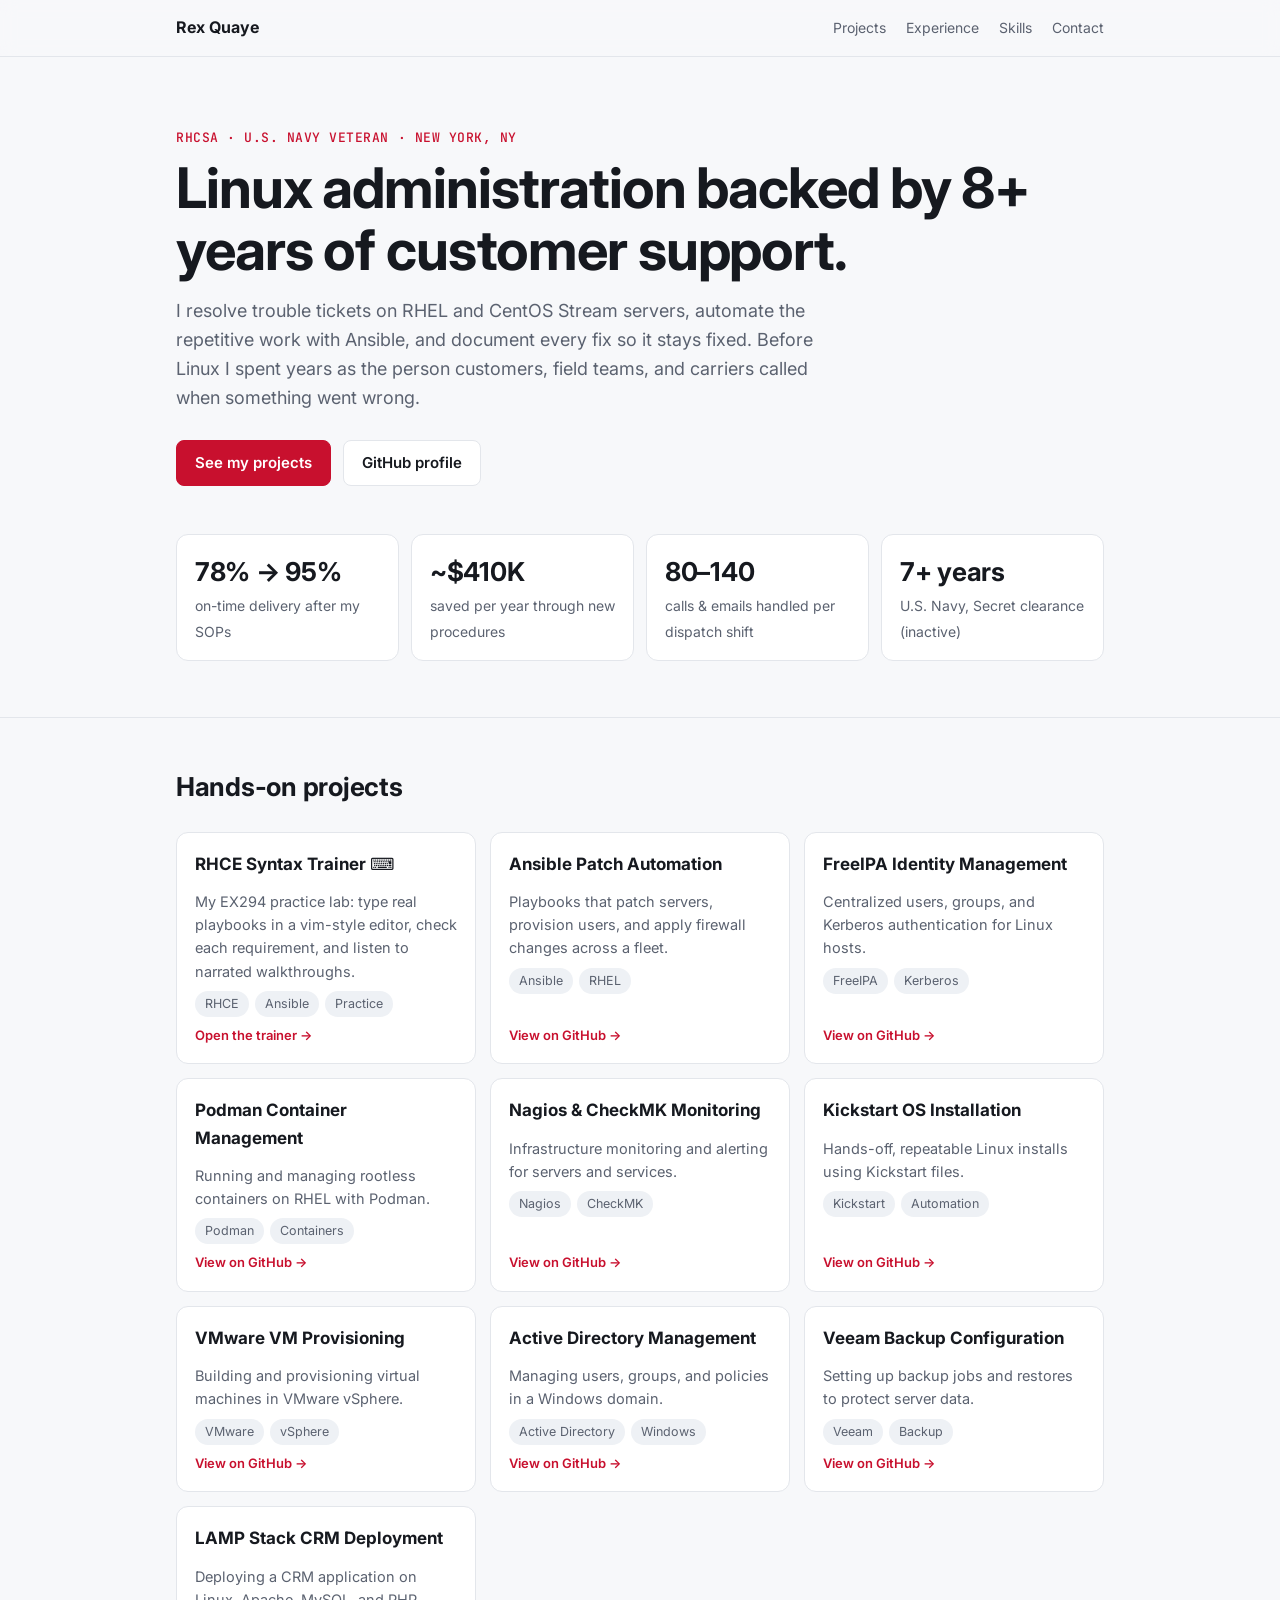
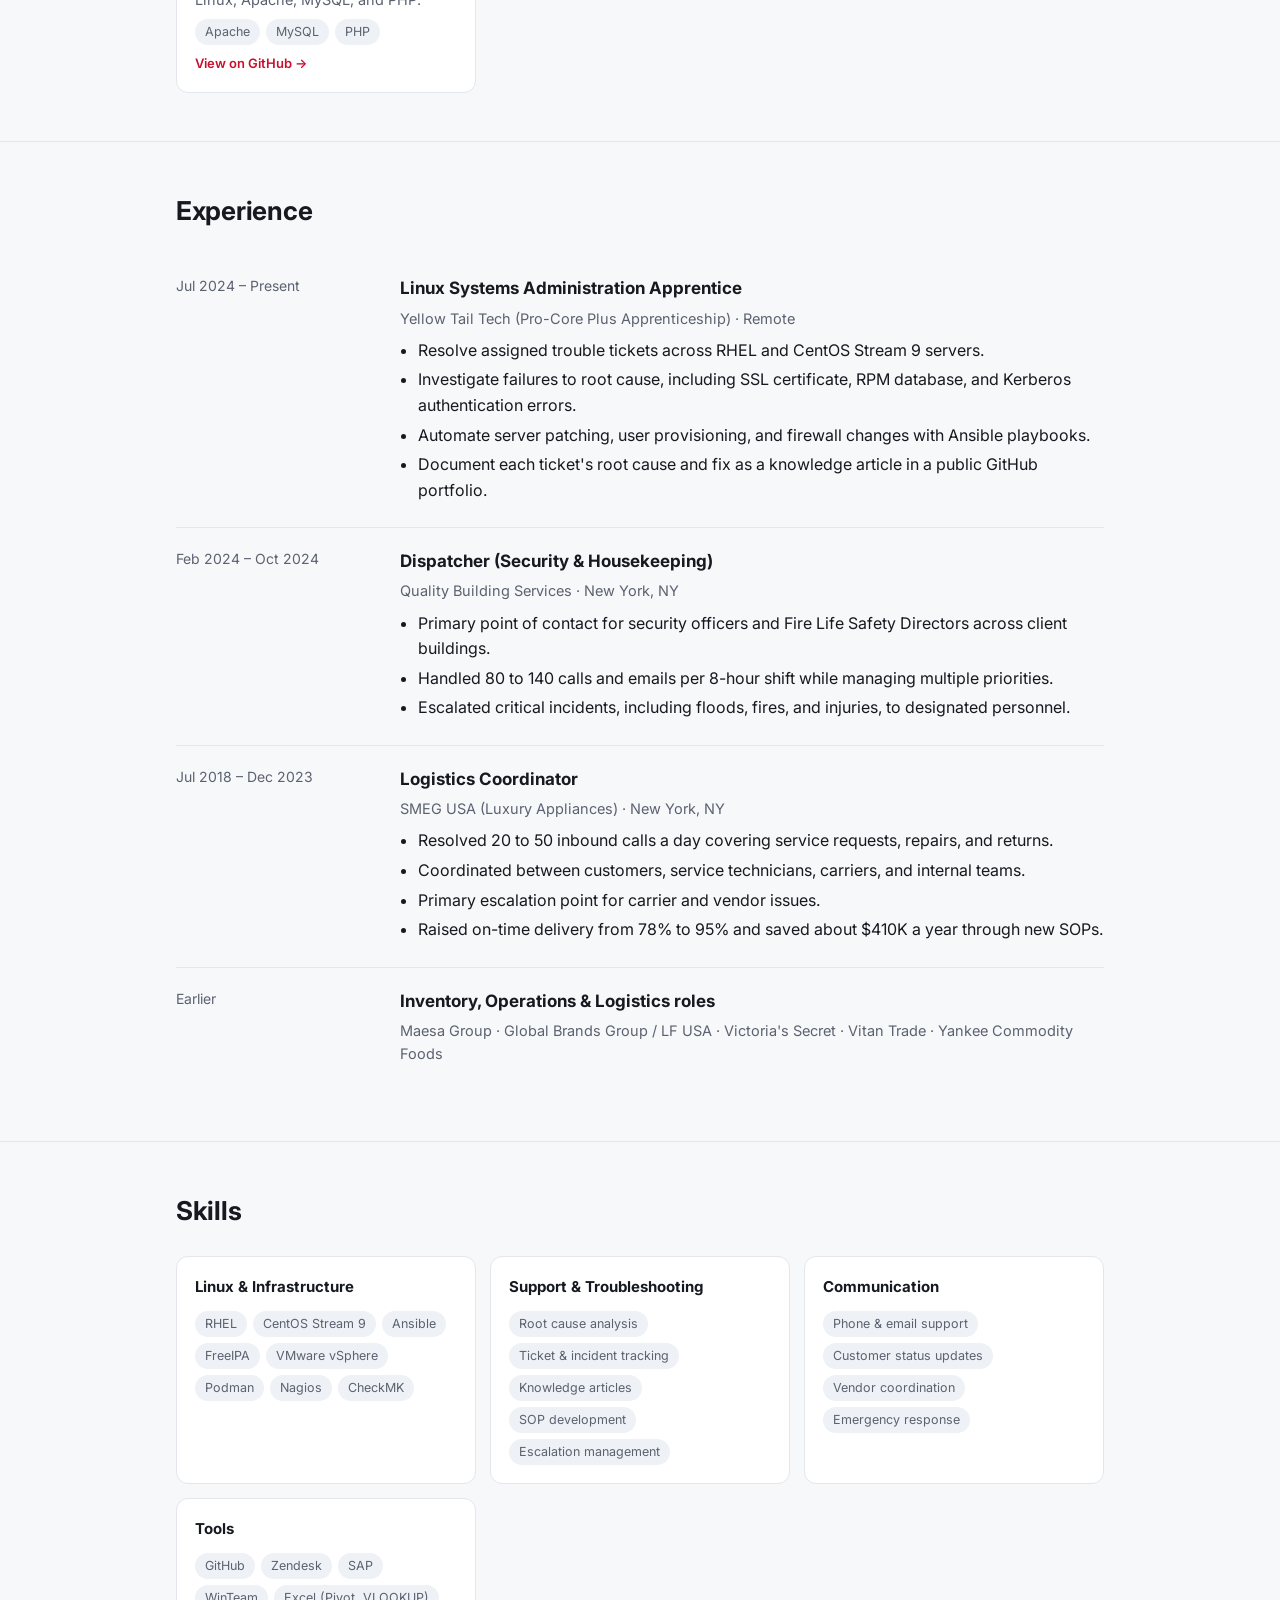
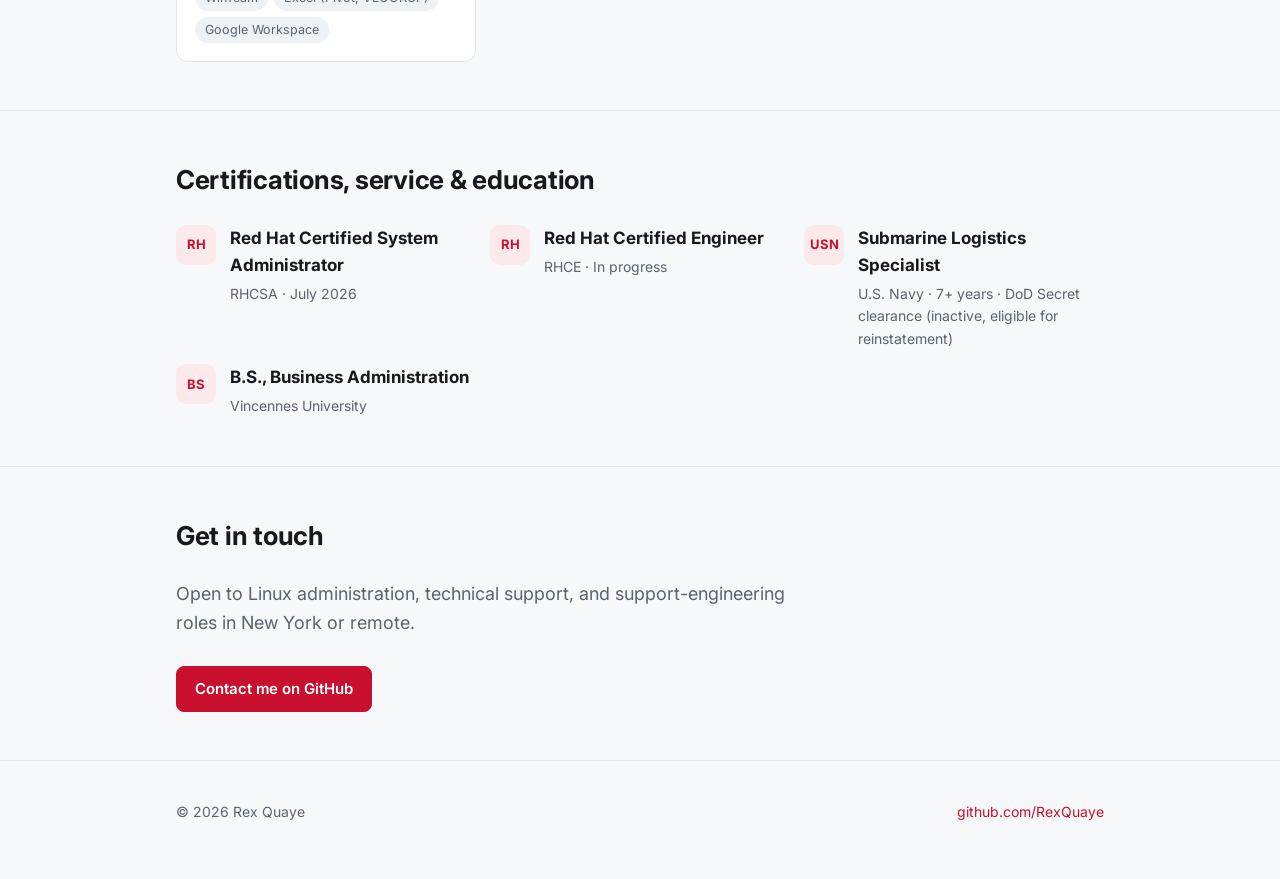
<file: index.html>
<!doctype html>
<html lang="en">
<head>
<meta charset="utf-8">
<meta name="viewport" content="width=device-width, initial-scale=1">
<title>Rex Quaye | Linux Admin &amp; Customer Support</title>
<meta name="description" content="Rex Quaye: RHCSA-certified Linux systems administrator and customer support professional. U.S. Navy veteran based in New York.">
<link rel="preconnect" href="https://fonts.googleapis.com">
<link rel="preconnect" href="https://fonts.gstatic.com" crossorigin>
<link href="https://fonts.googleapis.com/css2?family=Inter:wght@400;500;600;700&family=JetBrains+Mono:wght@500&display=swap" rel="stylesheet">
<style>
  :root {
    --bg: #f7f8fa; --surface: #ffffff; --text: #16191f; --muted: #5b6270;
    --border: #e3e6eb; --accent: #c8102e; --accent-soft: #fbe9ec; --chip: #eef1f5;
  }
  @media (prefers-color-scheme: dark) {
    :root:not([data-theme="light"]) {
      --bg: #0f1115; --surface: #171a20; --text: #e8eaee; --muted: #9aa1ad;
      --border: #2a2f38; --accent: #ff5468; --accent-soft: #2a1519; --chip: #222731;
    }
  }
  * { box-sizing: border-box; }
  body { margin: 0; background: var(--bg); color: var(--text); font: 16px/1.6 Inter, system-ui, sans-serif; }
  a { color: var(--accent); text-decoration: none; }
  a:hover { text-decoration: underline; }
  .wrap { max-width: 960px; margin: 0 auto; padding: 0 16px; }

  nav { position: sticky; top: 0; z-index: 10; background: color-mix(in srgb, var(--bg) 88%, transparent); backdrop-filter: blur(8px); border-bottom: 1px solid var(--border); }
  nav .wrap { display: flex; align-items: center; justify-content: space-between; height: 56px; gap: 16px; }
  nav .brand { font-weight: 700; color: var(--text); }
  nav ul { display: flex; gap: 20px; list-style: none; margin: 0; padding: 0; font-size: 14px; }
  nav ul a { color: var(--muted); }
  @media (max-width: 600px) { nav ul { display: none; } }

  header { padding: 72px 0 56px; }
  .eyebrow { font: 500 13px "JetBrains Mono", monospace; color: var(--accent); letter-spacing: .04em; }
  h1 { font-size: clamp(36px, 7vw, 56px); line-height: 1.1; margin: 12px 0 16px; letter-spacing: -.02em; }
  .lead { font-size: 18px; color: var(--muted); max-width: 640px; margin: 0 0 28px; }
  .btns { display: flex; flex-wrap: wrap; gap: 12px; }
  .btn { display: inline-block; padding: 10px 18px; border-radius: 8px; font-weight: 600; font-size: 15px; border: 1px solid var(--border); color: var(--text); background: var(--surface); }
  .btn.primary { background: var(--accent); border-color: var(--accent); color: #fff; }
  .btn:hover { text-decoration: none; filter: brightness(1.05); }

  .stats { display: grid; grid-template-columns: repeat(auto-fit, minmax(180px, 1fr)); gap: 12px; margin-top: 48px; }
  .stat { background: var(--surface); border: 1px solid var(--border); border-radius: 12px; padding: 16px 18px; }
  .stat b { display: block; font-size: 26px; letter-spacing: -.01em; }
  .stat span { color: var(--muted); font-size: 14px; }

  section { padding: 48px 0; border-top: 1px solid var(--border); }
  h2 { font-size: 26px; margin: 0 0 24px; letter-spacing: -.01em; }
  h3 { font-size: 17px; margin: 0 0 4px; }

  .grid { display: grid; grid-template-columns: repeat(auto-fill, minmax(270px, 1fr)); gap: 14px; }
  .card { background: var(--surface); border: 1px solid var(--border); border-radius: 12px; padding: 18px; display: flex; flex-direction: column; gap: 8px; color: var(--text); transition: border-color .15s, transform .15s; }
  a.card:hover { border-color: var(--accent); transform: translateY(-2px); text-decoration: none; }
  .card p { margin: 0; color: var(--muted); font-size: 14.5px; }
  .card .go { margin-top: auto; font-size: 13px; color: var(--accent); font-weight: 600; }
  .chips { display: flex; flex-wrap: wrap; gap: 6px; }
  .chip { background: var(--chip); border-radius: 999px; padding: 3px 10px; font-size: 12.5px; color: var(--muted); }

  .job { display: grid; grid-template-columns: 200px 1fr; gap: 8px 24px; padding: 20px 0; border-bottom: 1px solid var(--border); }
  .job:last-child { border-bottom: 0; }
  .job .when { color: var(--muted); font-size: 14px; }
  .job .org { color: var(--muted); font-size: 14.5px; margin-bottom: 8px; }
  .job ul { margin: 0; padding-left: 18px; }
  .job li { margin: 4px 0; }
  @media (max-width: 640px) { .job { grid-template-columns: 1fr; } }

  .skills { display: grid; grid-template-columns: repeat(auto-fit, minmax(260px, 1fr)); gap: 14px; }
  .skills .card h3 { font-size: 15px; }

  .badges { display: grid; grid-template-columns: repeat(auto-fit, minmax(240px, 1fr)); gap: 14px; }
  .badge { display: flex; gap: 14px; align-items: flex-start; }
  .badge .icon { flex: none; width: 40px; height: 40px; border-radius: 10px; background: var(--accent-soft); color: var(--accent); display: grid; place-items: center; font-weight: 700; font-size: 13px; }
  .muted { color: var(--muted); font-size: 14px; }

  footer { padding: 40px 0 56px; border-top: 1px solid var(--border); color: var(--muted); font-size: 14px; }
  footer .wrap { display: flex; flex-wrap: wrap; justify-content: space-between; gap: 12px; }
</style>
</head>
<body>

<nav><div class="wrap">
  <a class="brand" href="#top">Rex Quaye</a>
  <ul>
    <li><a href="#projects">Projects</a></li>
    <li><a href="#experience">Experience</a></li>
    <li><a href="#skills">Skills</a></li>
    <li><a href="#contact">Contact</a></li>
  </ul>
</div></nav>

<header id="top"><div class="wrap">
  <div class="eyebrow">RHCSA · U.S. NAVY VETERAN · NEW YORK, NY</div>
  <h1>Linux administration backed by 8+ years of customer support.</h1>
  <p class="lead">I resolve trouble tickets on RHEL and CentOS Stream servers, automate the repetitive work with Ansible, and document every fix so it stays fixed. Before Linux I spent years as the person customers, field teams, and carriers called when something went wrong.</p>
  <div class="btns">
    <a class="btn primary" href="#projects">See my projects</a>
    <a class="btn" href="https://github.com/RexQuaye" target="_blank" rel="noopener">GitHub profile</a>
  </div>
  <div class="stats">
    <div class="stat"><b>78% → 95%</b><span>on-time delivery after my SOPs</span></div>
    <div class="stat"><b>~$410K</b><span>saved per year through new procedures</span></div>
    <div class="stat"><b>80–140</b><span>calls &amp; emails handled per dispatch shift</span></div>
    <div class="stat"><b>7+ years</b><span>U.S. Navy, Secret clearance (inactive)</span></div>
  </div>
</div></header>

<section id="projects"><div class="wrap">
  <h2>Hands-on projects</h2>
  <div class="grid">
    <a class="card" href="rhce-syntax-trainer/">
      <h3>RHCE Syntax Trainer ⌨️</h3>
      <p>My EX294 practice lab: type real playbooks in a vim-style editor, check each requirement, and listen to narrated walkthroughs.</p>
      <div class="chips"><span class="chip">RHCE</span><span class="chip">Ansible</span><span class="chip">Practice</span></div>
      <span class="go">Open the trainer →</span>
    </a>
    <a class="card" href="https://github.com/RexQuaye/Ansible-Patch-Automation" target="_blank" rel="noopener">
      <h3>Ansible Patch Automation</h3>
      <p>Playbooks that patch servers, provision users, and apply firewall changes across a fleet.</p>
      <div class="chips"><span class="chip">Ansible</span><span class="chip">RHEL</span></div>
      <span class="go">View on GitHub →</span>
    </a>
    <a class="card" href="https://github.com/RexQuaye/Freeipa-Identity-Management" target="_blank" rel="noopener">
      <h3>FreeIPA Identity Management</h3>
      <p>Centralized users, groups, and Kerberos authentication for Linux hosts.</p>
      <div class="chips"><span class="chip">FreeIPA</span><span class="chip">Kerberos</span></div>
      <span class="go">View on GitHub →</span>
    </a>
    <a class="card" href="https://github.com/RexQuaye/Podman-Container-Management" target="_blank" rel="noopener">
      <h3>Podman Container Management</h3>
      <p>Running and managing rootless containers on RHEL with Podman.</p>
      <div class="chips"><span class="chip">Podman</span><span class="chip">Containers</span></div>
      <span class="go">View on GitHub →</span>
    </a>
    <a class="card" href="https://github.com/RexQuaye/Nagios-CheckMK-Infrastructure-Monitoring" target="_blank" rel="noopener">
      <h3>Nagios &amp; CheckMK Monitoring</h3>
      <p>Infrastructure monitoring and alerting for servers and services.</p>
      <div class="chips"><span class="chip">Nagios</span><span class="chip">CheckMK</span></div>
      <span class="go">View on GitHub →</span>
    </a>
    <a class="card" href="https://github.com/RexQuaye/Kickstart-Automated-OS-Installation" target="_blank" rel="noopener">
      <h3>Kickstart OS Installation</h3>
      <p>Hands-off, repeatable Linux installs using Kickstart files.</p>
      <div class="chips"><span class="chip">Kickstart</span><span class="chip">Automation</span></div>
      <span class="go">View on GitHub →</span>
    </a>
    <a class="card" href="https://github.com/RexQuaye/VMware-VM-Provisioning" target="_blank" rel="noopener">
      <h3>VMware VM Provisioning</h3>
      <p>Building and provisioning virtual machines in VMware vSphere.</p>
      <div class="chips"><span class="chip">VMware</span><span class="chip">vSphere</span></div>
      <span class="go">View on GitHub →</span>
    </a>
    <a class="card" href="https://github.com/RexQuaye/Active-Directory-Management" target="_blank" rel="noopener">
      <h3>Active Directory Management</h3>
      <p>Managing users, groups, and policies in a Windows domain.</p>
      <div class="chips"><span class="chip">Active Directory</span><span class="chip">Windows</span></div>
      <span class="go">View on GitHub →</span>
    </a>
    <a class="card" href="https://github.com/RexQuaye/Veeam-Backup-Configuration" target="_blank" rel="noopener">
      <h3>Veeam Backup Configuration</h3>
      <p>Setting up backup jobs and restores to protect server data.</p>
      <div class="chips"><span class="chip">Veeam</span><span class="chip">Backup</span></div>
      <span class="go">View on GitHub →</span>
    </a>
    <a class="card" href="https://github.com/RexQuaye/LAMP-Stack-CRM-Deployment" target="_blank" rel="noopener">
      <h3>LAMP Stack CRM Deployment</h3>
      <p>Deploying a CRM application on Linux, Apache, MySQL, and PHP.</p>
      <div class="chips"><span class="chip">Apache</span><span class="chip">MySQL</span><span class="chip">PHP</span></div>
      <span class="go">View on GitHub →</span>
    </a>
  </div>
</div></section>

<section id="experience"><div class="wrap">
  <h2>Experience</h2>

  <div class="job">
    <div class="when">Jul 2024 – Present</div>
    <div>
      <h3>Linux Systems Administration Apprentice</h3>
      <div class="org">Yellow Tail Tech (Pro-Core Plus Apprenticeship) · Remote</div>
      <ul>
        <li>Resolve assigned trouble tickets across RHEL and CentOS Stream 9 servers.</li>
        <li>Investigate failures to root cause, including SSL certificate, RPM database, and Kerberos authentication errors.</li>
        <li>Automate server patching, user provisioning, and firewall changes with Ansible playbooks.</li>
        <li>Document each ticket's root cause and fix as a knowledge article in a public GitHub portfolio.</li>
      </ul>
    </div>
  </div>

  <div class="job">
    <div class="when">Feb 2024 – Oct 2024</div>
    <div>
      <h3>Dispatcher (Security &amp; Housekeeping)</h3>
      <div class="org">Quality Building Services · New York, NY</div>
      <ul>
        <li>Primary point of contact for security officers and Fire Life Safety Directors across client buildings.</li>
        <li>Handled 80 to 140 calls and emails per 8-hour shift while managing multiple priorities.</li>
        <li>Escalated critical incidents, including floods, fires, and injuries, to designated personnel.</li>
      </ul>
    </div>
  </div>

  <div class="job">
    <div class="when">Jul 2018 – Dec 2023</div>
    <div>
      <h3>Logistics Coordinator</h3>
      <div class="org">SMEG USA (Luxury Appliances) · New York, NY</div>
      <ul>
        <li>Resolved 20 to 50 inbound calls a day covering service requests, repairs, and returns.</li>
        <li>Coordinated between customers, service technicians, carriers, and internal teams.</li>
        <li>Primary escalation point for carrier and vendor issues.</li>
        <li>Raised on-time delivery from 78% to 95% and saved about $410K a year through new SOPs.</li>
      </ul>
    </div>
  </div>

  <div class="job">
    <div class="when">Earlier</div>
    <div>
      <h3>Inventory, Operations &amp; Logistics roles</h3>
      <div class="org">Maesa Group · Global Brands Group / LF USA · Victoria's Secret · Vitan Trade · Yankee Commodity Foods</div>
    </div>
  </div>
</div></section>

<section id="skills"><div class="wrap">
  <h2>Skills</h2>
  <div class="skills">
    <div class="card"><h3>Linux &amp; Infrastructure</h3><div class="chips"><span class="chip">RHEL</span><span class="chip">CentOS Stream 9</span><span class="chip">Ansible</span><span class="chip">FreeIPA</span><span class="chip">VMware vSphere</span><span class="chip">Podman</span><span class="chip">Nagios</span><span class="chip">CheckMK</span></div></div>
    <div class="card"><h3>Support &amp; Troubleshooting</h3><div class="chips"><span class="chip">Root cause analysis</span><span class="chip">Ticket &amp; incident tracking</span><span class="chip">Knowledge articles</span><span class="chip">SOP development</span><span class="chip">Escalation management</span></div></div>
    <div class="card"><h3>Communication</h3><div class="chips"><span class="chip">Phone &amp; email support</span><span class="chip">Customer status updates</span><span class="chip">Vendor coordination</span><span class="chip">Emergency response</span></div></div>
    <div class="card"><h3>Tools</h3><div class="chips"><span class="chip">GitHub</span><span class="chip">Zendesk</span><span class="chip">SAP</span><span class="chip">WinTeam</span><span class="chip">Excel (Pivot, VLOOKUP)</span><span class="chip">Google Workspace</span></div></div>
  </div>
</div></section>

<section id="certs"><div class="wrap">
  <h2>Certifications, service &amp; education</h2>
  <div class="badges">
    <div class="badge"><div class="icon">RH</div><div><h3>Red Hat Certified System Administrator</h3><div class="muted">RHCSA · July 2026</div></div></div>
    <div class="badge"><div class="icon">RH</div><div><h3>Red Hat Certified Engineer</h3><div class="muted">RHCE · In progress</div></div></div>
    <div class="badge"><div class="icon">USN</div><div><h3>Submarine Logistics Specialist</h3><div class="muted">U.S. Navy · 7+ years · DoD Secret clearance (inactive, eligible for reinstatement)</div></div></div>
    <div class="badge"><div class="icon">BS</div><div><h3>B.S., Business Administration</h3><div class="muted">Vincennes University</div></div></div>
  </div>
</div></section>

<section id="contact"><div class="wrap">
  <h2>Get in touch</h2>
  <p class="lead">Open to Linux administration, technical support, and support-engineering roles in New York or remote.</p>
  <div class="btns">
    <a class="btn primary" href="https://github.com/RexQuaye" target="_blank" rel="noopener">Contact me on GitHub</a>
  </div>
</div></section>

<footer><div class="wrap">
  <span>© 2026 Rex Quaye</span>
  <a href="https://github.com/RexQuaye" target="_blank" rel="noopener">github.com/RexQuaye</a>
</div></footer>

</body>
</html>
</file>
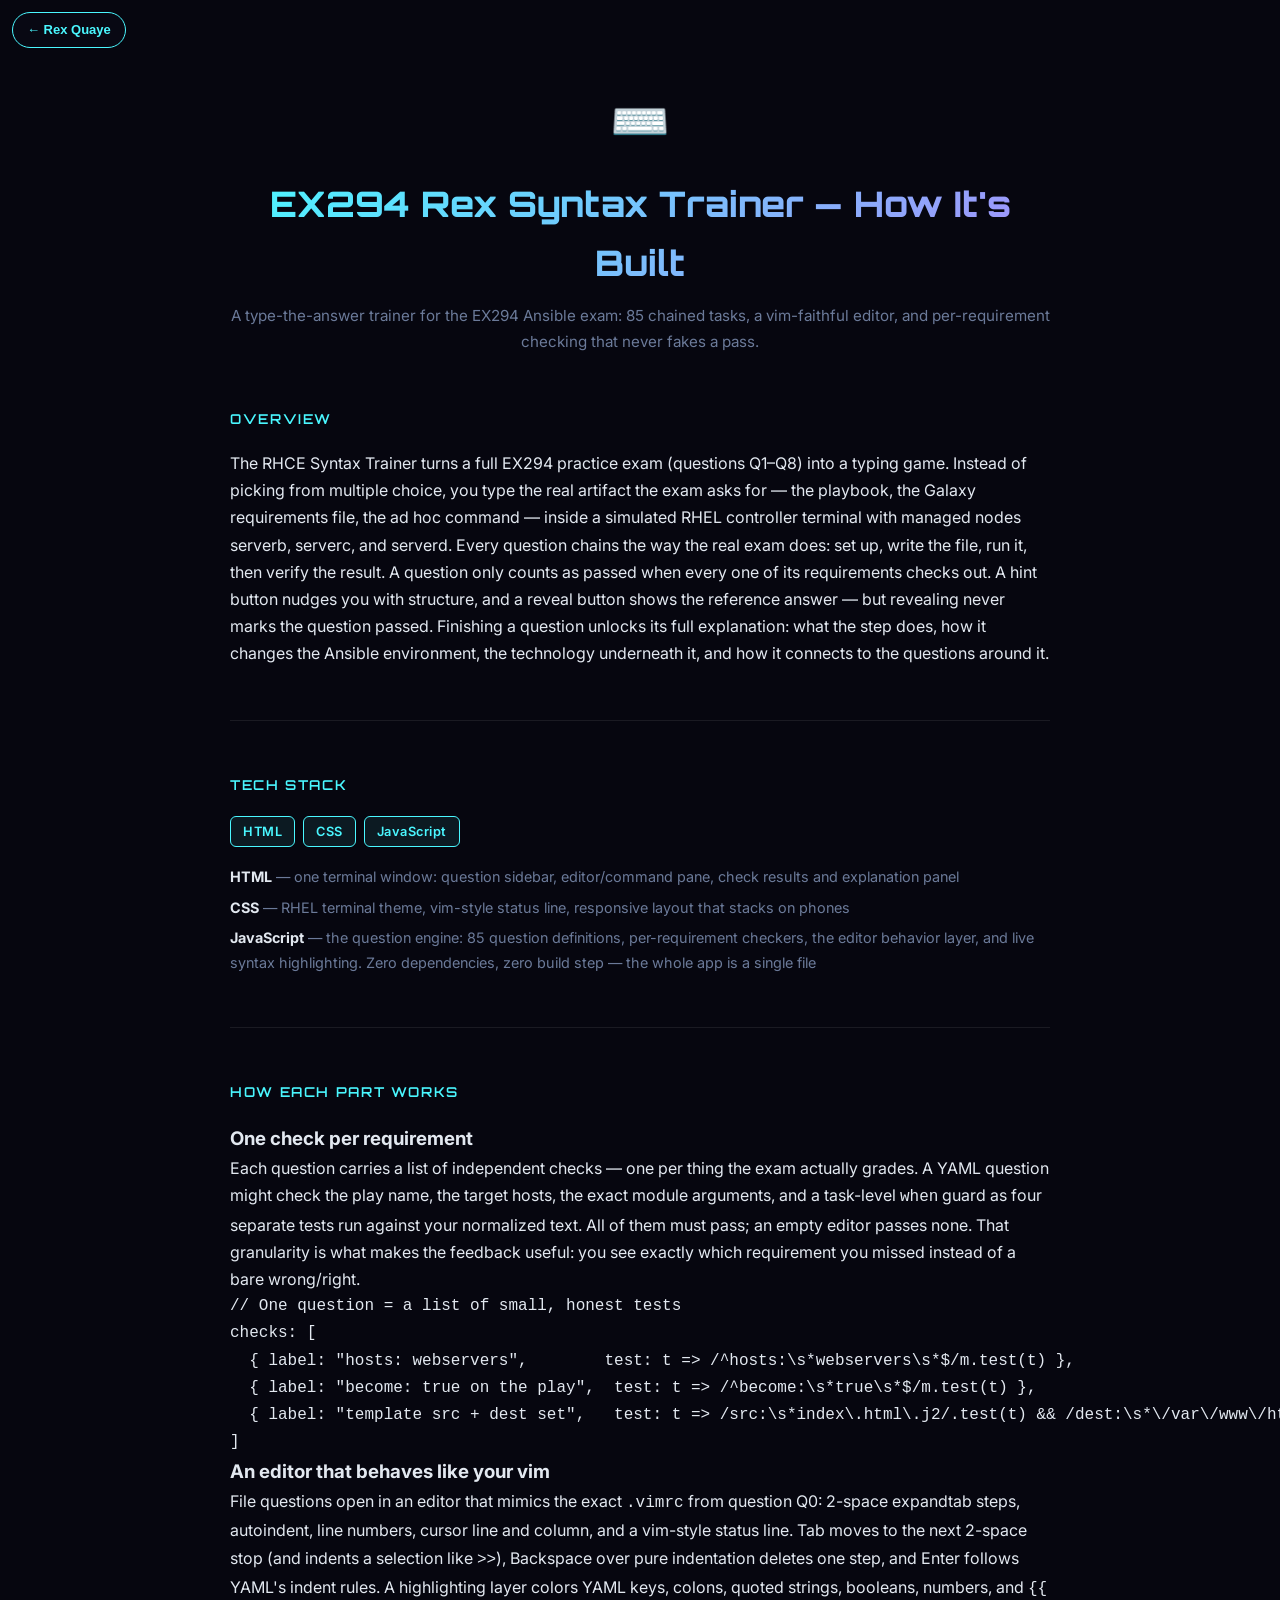
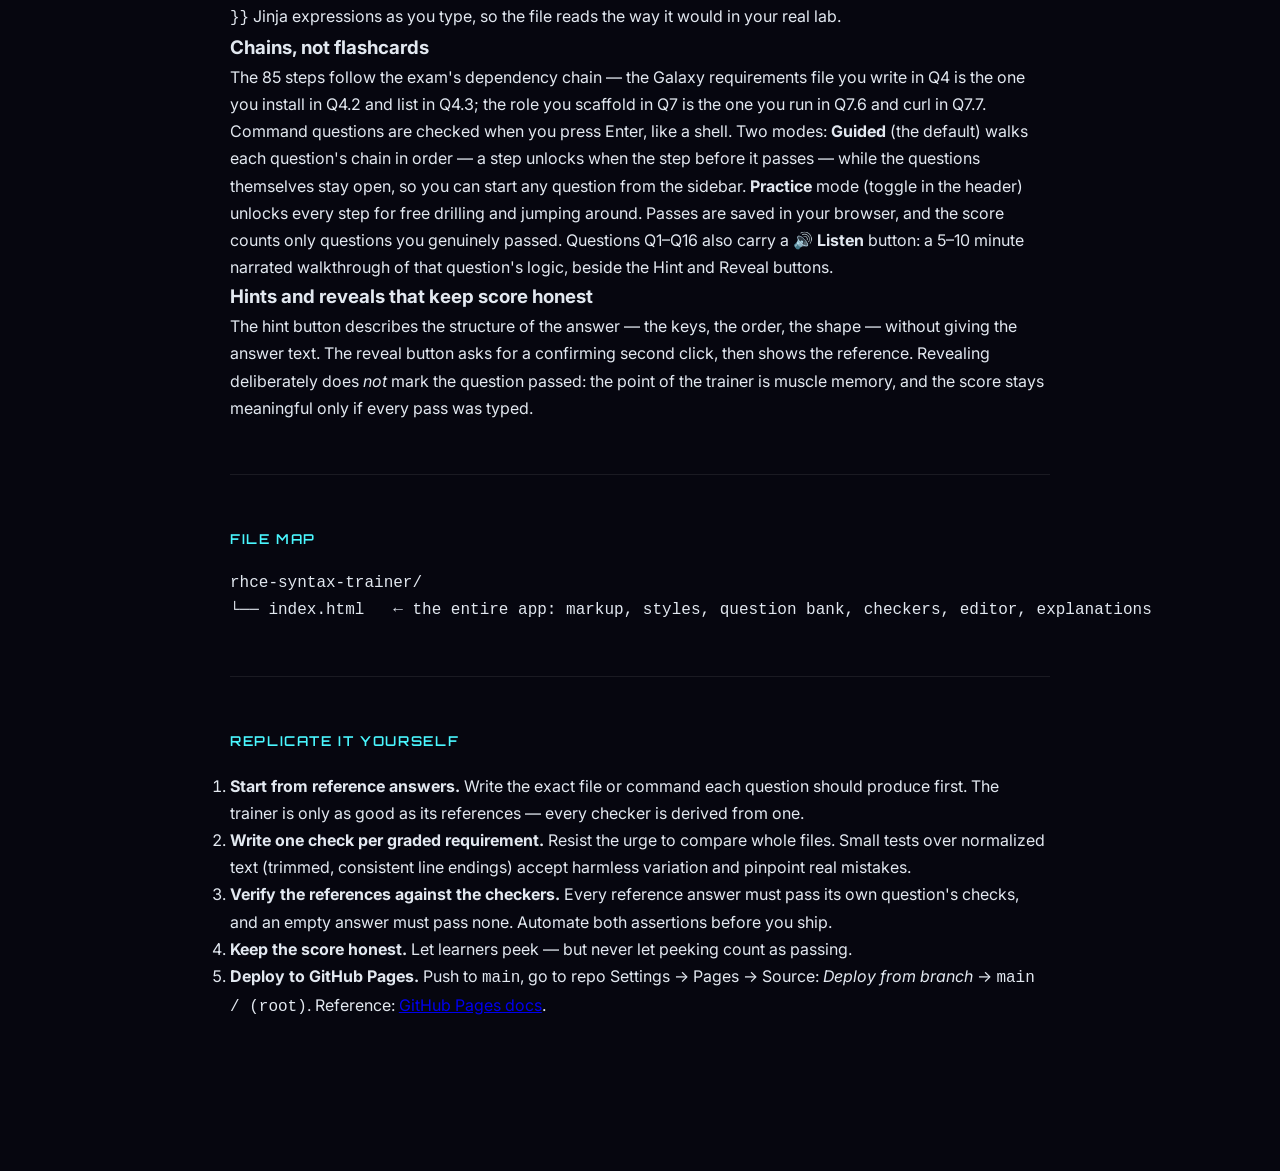
<file: rhce-syntax-trainer/how-it-works.html>
<!DOCTYPE html>
<html lang="en">
<head>
  <meta charset="UTF-8">
  <meta name="viewport" content="width=device-width, initial-scale=1.0">
  <title>How It's Built — EX294 Rex Syntax Trainer | Rex Quaye</title>
  <link rel="preconnect" href="https://fonts.googleapis.com">
  <link rel="preconnect" href="https://fonts.gstatic.com" crossorigin>
  <link href="https://fonts.googleapis.com/css2?family=Orbitron:wght@600;800&family=Inter:wght@400;500;600&family=Fira+Code:wght@400;500&display=swap" rel="stylesheet">
  <link rel="stylesheet" href="how-it-works.css">
</head>
<body>
<a href="../" style="position:fixed;top:12px;left:12px;z-index:9999;background:rgba(10,10,20,0.85);backdrop-filter:blur(6px);color:#4af7ff;border:1px solid #4af7ff;border-radius:20px;padding:6px 14px;font-family:sans-serif;font-size:13px;text-decoration:none;font-weight:600;">← Rex Quaye</a>

<div class="hiw-page">

  <header class="hiw-header">
    <div class="hiw-icon">⌨️</div>
    <h1>EX294 Rex Syntax Trainer — How It's Built</h1>
    <p class="hiw-tagline">A type-the-answer trainer for the EX294 Ansible exam: 85 chained tasks, a vim-faithful editor, and per-requirement checking that never fakes a pass.</p>
  </header>

  <section class="hiw-section">
    <h2>Overview</h2>
    <p>
      The RHCE Syntax Trainer turns a full EX294 practice exam (questions Q1–Q8) into a typing game. Instead of picking from multiple choice, you type the real artifact the exam asks for — the playbook, the Galaxy requirements file, the ad hoc command — inside a simulated RHEL controller terminal with managed nodes serverb, serverc, and serverd. Every question chains the way the real exam does: set up, write the file, run it, then verify the result. A question only counts as passed when every one of its requirements checks out. A hint button nudges you with structure, and a reveal button shows the reference answer — but revealing never marks the question passed. Finishing a question unlocks its full explanation: what the step does, how it changes the Ansible environment, the technology underneath it, and how it connects to the questions around it.
    </p>
  </section>

  <section class="hiw-section">
    <h2>Tech Stack</h2>
    <div class="hiw-badges">
      <span class="hiw-badge">HTML</span>
      <span class="hiw-badge">CSS</span>
      <span class="hiw-badge">JavaScript</span>
    </div>
    <ul class="hiw-caption-list">
      <li><strong>HTML</strong> — one terminal window: question sidebar, editor/command pane, check results and explanation panel</li>
      <li><strong>CSS</strong> — RHEL terminal theme, vim-style status line, responsive layout that stacks on phones</li>
      <li><strong>JavaScript</strong> — the question engine: 85 question definitions, per-requirement checkers, the editor behavior layer, and live syntax highlighting. Zero dependencies, zero build step — the whole app is a single file</li>
    </ul>
  </section>

  <section class="hiw-section">
    <h2>How Each Part Works</h2>

    <h3>One check per requirement</h3>
    <p>
      Each question carries a list of independent checks — one per thing the exam actually grades. A YAML question might check the play name, the target hosts, the exact module arguments, and a task-level <code>when</code> guard as four separate tests run against your normalized text. All of them must pass; an empty editor passes none. That granularity is what makes the feedback useful: you see exactly which requirement you missed instead of a bare wrong/right.
    </p>
    <pre><code>// One question = a list of small, honest tests
checks: [
  { label: "hosts: webservers",        test: t =&gt; /^hosts:\s*webservers\s*$/m.test(t) },
  { label: "become: true on the play",  test: t =&gt; /^become:\s*true\s*$/m.test(t) },
  { label: "template src + dest set",   test: t =&gt; /src:\s*index\.html\.j2/.test(t) &amp;&amp; /dest:\s*\/var\/www\/html\/index\.html/.test(t) },
]</code></pre>

    <h3>An editor that behaves like your vim</h3>
    <p>
      File questions open in an editor that mimics the exact <code>.vimrc</code> from question Q0: 2-space expandtab steps, autoindent, line numbers, cursor line and column, and a vim-style status line. Tab moves to the next 2-space stop (and indents a selection like <code>&gt;&gt;</code>), Backspace over pure indentation deletes one step, and Enter follows YAML's indent rules. A highlighting layer colors YAML keys, colons, quoted strings, booleans, numbers, and <code>{{ }}</code> Jinja expressions as you type, so the file reads the way it would in your real lab.
    </p>

    <h3>Chains, not flashcards</h3>
    <p>
      The 85 steps follow the exam's dependency chain — the Galaxy requirements file you write in Q4 is the one you install in Q4.2 and list in Q4.3; the role you scaffold in Q7 is the one you run in Q7.6 and curl in Q7.7. Command questions are checked when you press Enter, like a shell. Two modes: <b>Guided</b> (the default) walks each question's chain in order — a step unlocks when the step before it passes — while the questions themselves stay open, so you can start any question from the sidebar. <b>Practice</b> mode (toggle in the header) unlocks every step for free drilling and jumping around. Passes are saved in your browser, and the score counts only questions you genuinely passed. Questions Q1–Q16 also carry a 🔊 <b>Listen</b> button: a 5–10 minute narrated walkthrough of that question's logic, beside the Hint and Reveal buttons.
    </p>

    <h3>Hints and reveals that keep score honest</h3>
    <p>
      The hint button describes the structure of the answer — the keys, the order, the shape — without giving the answer text. The reveal button asks for a confirming second click, then shows the reference. Revealing deliberately does <em>not</em> mark the question passed: the point of the trainer is muscle memory, and the score stays meaningful only if every pass was typed.
    </p>
  </section>

  <section class="hiw-section">
    <h2>File Map</h2>
    <pre><code>rhce-syntax-trainer/
└── index.html   ← the entire app: markup, styles, question bank, checkers, editor, explanations</code></pre>
  </section>

  <section class="hiw-section">
    <h2>Replicate It Yourself</h2>
    <ol>
      <li>
        <span>
          <strong>Start from reference answers.</strong> Write the exact file or command each question should produce first. The trainer is only as good as its references — every checker is derived from one.
        </span>
      </li>
      <li>
        <span>
          <strong>Write one check per graded requirement.</strong> Resist the urge to compare whole files. Small tests over normalized text (trimmed, consistent line endings) accept harmless variation and pinpoint real mistakes.
        </span>
      </li>
      <li>
        <span>
          <strong>Verify the references against the checkers.</strong> Every reference answer must pass its own question's checks, and an empty answer must pass none. Automate both assertions before you ship.
        </span>
      </li>
      <li>
        <span>
          <strong>Keep the score honest.</strong> Let learners peek — but never let peeking count as passing.
        </span>
      </li>
      <li>
        <span>
          <strong>Deploy to GitHub Pages.</strong> Push to <code>main</code>, go to repo Settings &rarr; Pages &rarr; Source: <em>Deploy from branch</em> &rarr; <code>main / (root)</code>.
          Reference: <a href="https://docs.github.com/en/pages/getting-started-with-github-pages" target="_blank" rel="noopener">GitHub Pages docs</a>.
        </span>
      </li>
    </ol>
  </section>

</div>
</body>
</html>
</file>
<file: rhce-syntax-trainer/how-it-works.css>
/* how-it-works.css — shared styles for all "How It's Built" breakdown pages */
/* Imported by every app's how-it-works.html; nested apps use ../../how-it-works.css */

:root {
  --bg: #06060f;
  --cyan: #4af7ff;
  --text: #e2e8f0;
  --muted: #6b7a99;
  --surface: rgba(255,255,255,0.04);
  --border: rgba(255,255,255,0.08);
}

*, *::before, *::after { box-sizing: border-box; margin: 0; padding: 0; }

body {
  background: var(--bg);
  color: var(--text);
  font-family: 'Inter', sans-serif;
  font-size: 16px;
  line-height: 1.7;
  /* Legacy .hiw-page layout needs top padding to clear the old fixed back-link.
     New .hiw-main layout uses a sticky .top-nav instead — zero out body padding
     so the nav sits flush at the top. */
  padding: 80px 20px 60px;
}
/* New-pattern pages (with sticky .top-nav + .hiw-main) need no body top-padding */
body:has(.top-nav) { padding: 0; }

.hiw-page { max-width: 820px; margin: 0 auto; }

/* ── Header ── */
.hiw-header { text-align: center; margin-bottom: 52px; }
.hiw-icon { font-size: 3rem; margin-bottom: 12px; }
.hiw-header h1 {
  font-family: 'Orbitron', sans-serif;
  font-size: clamp(1.5rem, 4vw, 2.2rem);
  font-weight: 800;
  background: linear-gradient(135deg, var(--cyan), #a78bfa);
  -webkit-background-clip: text;
  -webkit-text-fill-color: transparent;
  background-clip: text;
  margin-bottom: 10px;
}
.hiw-tagline { color: var(--muted); font-size: .95rem; }

/* ── Sections ── */
.hiw-section {
  margin-bottom: 52px;
  padding-bottom: 52px;
  border-bottom: 1px solid var(--border);
}
.hiw-section:last-child { border-bottom: none; }
.hiw-section h2 {
  font-family: 'Orbitron', sans-serif;
  font-size: .85rem;
  font-weight: 600;
  letter-spacing: .12em;
  text-transform: uppercase;
  color: var(--cyan);
  margin-bottom: 20px;
}

/* ── Tech Stack badges ── */
.hiw-badges { display: flex; flex-wrap: wrap; gap: 8px; margin-bottom: 18px; }
.hiw-badge {
  background: rgba(74,247,255,0.08);
  border: 1px solid var(--cyan);
  color: var(--cyan);
  border-radius: 6px;
  padding: 4px 12px;
  font-size: .8rem;
  font-weight: 600;
  letter-spacing: .04em;
}

.hiw-caption-list { list-style: none; display: flex; flex-direction: column; gap: 6px; }
.hiw-caption-list li { color: var(--muted); font-size: .9rem; }
.hiw-caption-list li strong { color: var(--text); }

/* ── File blocks ── */
.hiw-file-block {
  background: var(--surface);
  border: 1px solid var(--border);
  border-radius: 12px;
  padding: 24px;
  margin-bottom: 20px;
}
.hiw-file-block h3 { font-size: 1rem; font-weight: 600; margin-bottom: 10px; color: var(--text); }
.hiw-file-block h3 code {
  font-family: 'Fira Code', monospace;
  color: var(--cyan);
  font-size: .95rem;
}
.hiw-file-block p { color: var(--muted); font-size: .9rem; margin-bottom: 16px; }

/* ── Code blocks ── */
.hiw-code {
  background: #0a0a18;
  border: 1px solid rgba(74,247,255,0.15);
  border-radius: 8px;
  padding: 16px;
  overflow-x: auto;
  font-family: 'Fira Code', monospace;
  font-size: .82rem;
  line-height: 1.65;
  color: #c9d1e0;
  white-space: pre;
}

/* ── File map ── */
.hiw-file-map {
  background: #0a0a18;
  border: 1px solid var(--border);
  border-radius: 8px;
  padding: 20px;
  font-family: 'Fira Code', monospace;
  font-size: .82rem;
  line-height: 1.8;
  color: #c9d1e0;
  overflow-x: auto;
  white-space: pre;
}

/* ── Replicate steps ── */
.hiw-steps {
  padding-left: 0;
  list-style: none;
  counter-reset: steps;
  display: flex;
  flex-direction: column;
  gap: 18px;
}
.hiw-steps li {
  counter-increment: steps;
  display: flex;
  gap: 16px;
  align-items: flex-start;
}
.hiw-steps li::before {
  content: counter(steps);
  min-width: 28px;
  height: 28px;
  background: rgba(74,247,255,0.1);
  border: 1px solid var(--cyan);
  border-radius: 50%;
  display: flex;
  align-items: center;
  justify-content: center;
  font-size: .75rem;
  font-weight: 700;
  color: var(--cyan);
  flex-shrink: 0;
  margin-top: 2px;
}
.hiw-steps li a { color: var(--cyan); }
.hiw-steps li code {
  font-family: 'Fira Code', monospace;
  background: rgba(74,247,255,0.08);
  border-radius: 4px;
  padding: 1px 6px;
  font-size: .85em;
  color: var(--cyan);
}

/* ── Top nav (shared by all how-it-works and splash pages) ── */
.top-nav {
  display: flex;
  align-items: center;
  justify-content: space-between;
  padding: 14px 24px;
  border-bottom: 1px solid var(--border);
  position: sticky;
  top: 0;
  background: rgba(6,6,15,0.92);
  backdrop-filter: blur(12px);
  z-index: 100;
}
.top-nav .nav-left { display: flex; align-items: center; gap: 12px; }

.back-btn {
  display: inline-flex;
  align-items: center;
  gap: 6px;
  padding: 7px 14px;
  border: 1px solid var(--border);
  border-radius: 8px;
  color: var(--muted);
  text-decoration: none;
  font-size: 0.78rem;
  font-weight: 500;
  transition: color 0.2s, border-color 0.2s;
}
.back-btn:hover { color: var(--cyan); border-color: var(--cyan); }

.app-title {
  font-family: 'Orbitron', system-ui, sans-serif;
  font-size: 0.85rem;
  color: var(--cyan);
  letter-spacing: 2px;
}

.hiw-btn {
  display: inline-flex;
  align-items: center;
  gap: 6px;
  padding: 7px 14px;
  border: 1px solid var(--border);
  border-radius: 8px;
  color: var(--cyan);
  text-decoration: none;
  font-size: 0.78rem;
  font-weight: 500;
  transition: background 0.2s, border-color 0.2s;
}
.hiw-btn:hover { background: rgba(74,247,255,0.07); border-color: var(--cyan); }

/* ── New-pattern main wrapper (replaces .hiw-page where body padding is removed) ── */
.hiw-main {
  max-width: 820px;
  margin: 0 auto;
  padding: 40px 24px 80px;
}

/* ── Tag pill above h1 ── */
.hiw-tag {
  display: inline-block;
  font-size: 0.68rem;
  font-weight: 700;
  letter-spacing: 0.15em;
  text-transform: uppercase;
  color: var(--cyan);
  border: 1px solid rgba(74,247,255,0.3);
  border-radius: 999px;
  padding: 3px 12px;
  margin-bottom: 14px;
}

/* ── Lead paragraph under h1 in hiw-header ── */
.hiw-lead {
  color: var(--muted);
  font-size: 0.95rem;
  max-width: 600px;
  margin: 0 auto;
}

/* ── Plain list used in How-It-Works prose sections ── */
.hiw-list {
  padding-left: 1.25rem;
  display: flex;
  flex-direction: column;
  gap: 8px;
  color: var(--muted);
  font-size: 0.9rem;
}
.hiw-list li strong { color: var(--text); }
.hiw-list li code {
  font-family: 'Fira Code', monospace;
  background: rgba(74,247,255,0.08);
  border-radius: 4px;
  padding: 1px 5px;
  font-size: 0.85em;
  color: var(--cyan);
}

/* ── Responsive ── */
@media (max-width: 600px) {
  body { padding: 0 0 40px; }   /* nav is sticky; remove top padding so page doesn't gap */
  .hiw-page  { padding: 0 16px 40px; }
  .hiw-main  { padding: 24px 16px 40px; }
  .hiw-file-block { padding: 16px; }
  .top-nav { padding: 12px 16px; }
}
</file>
